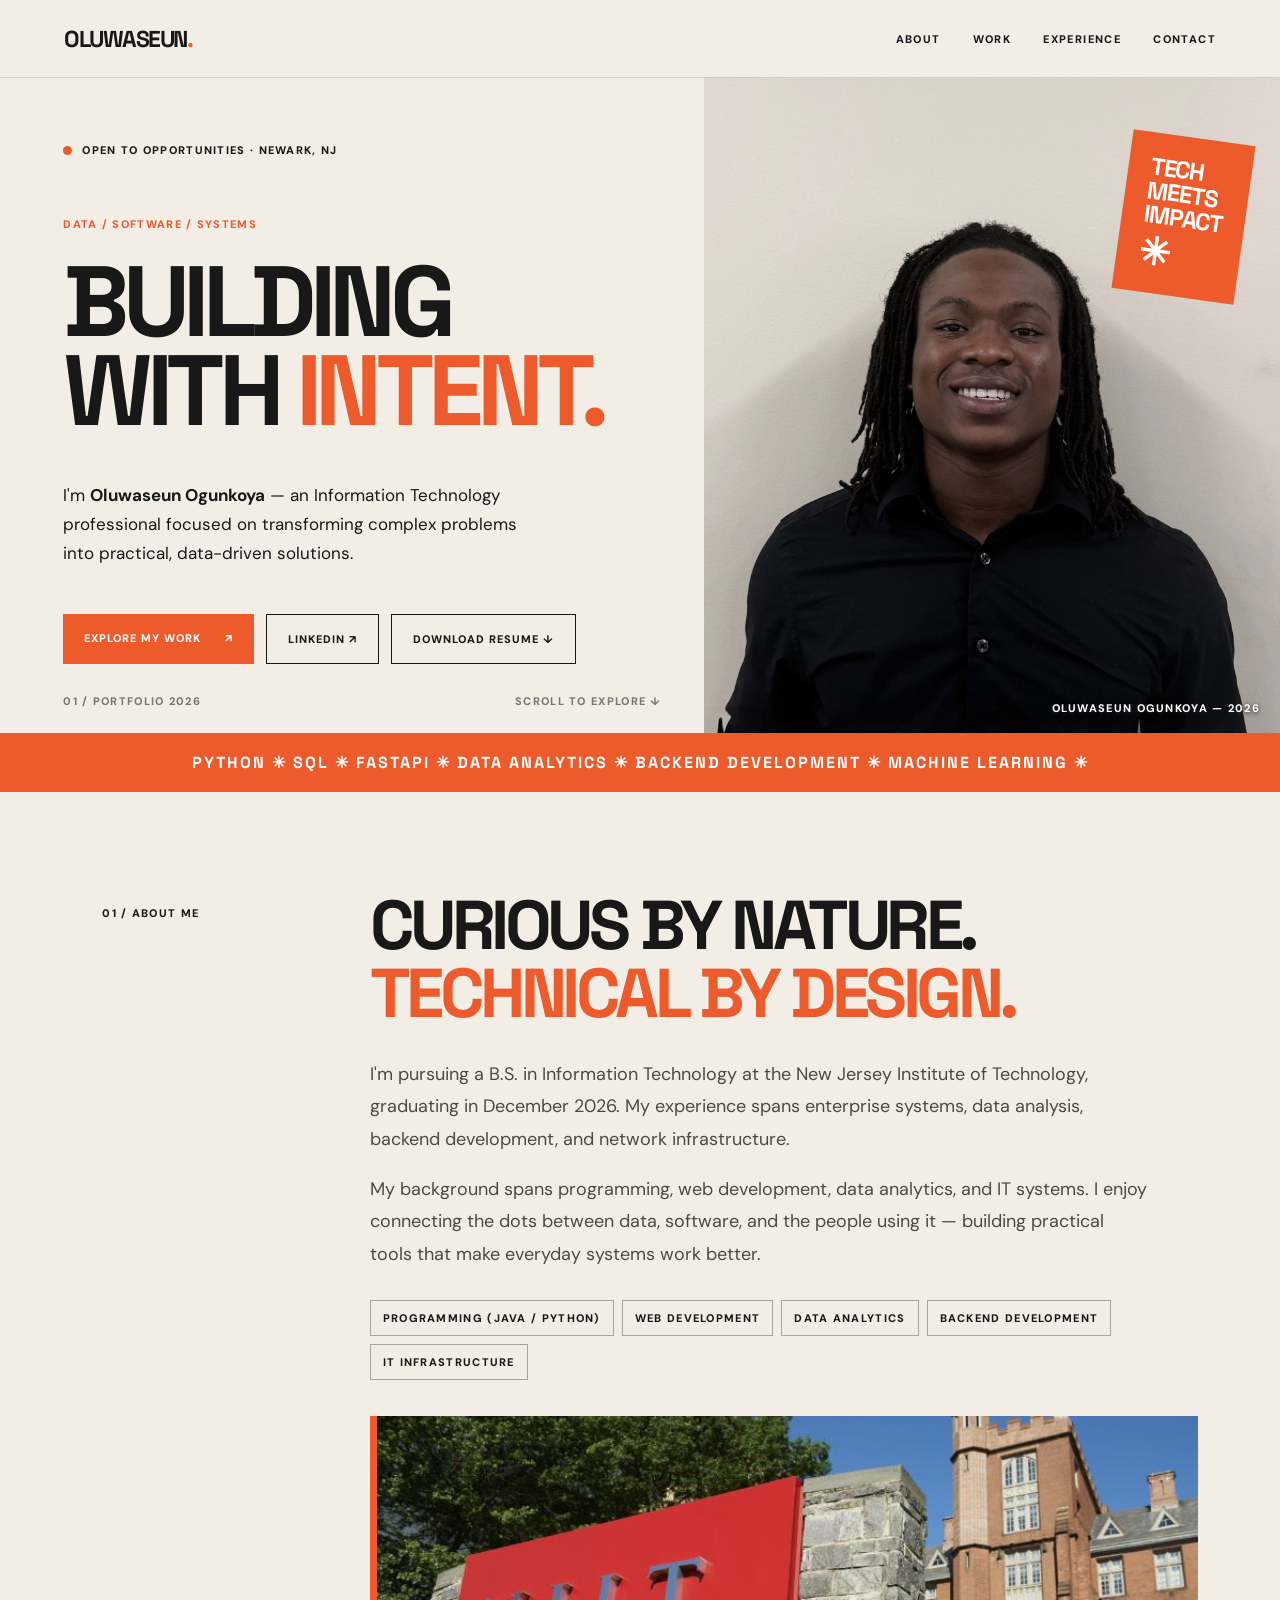
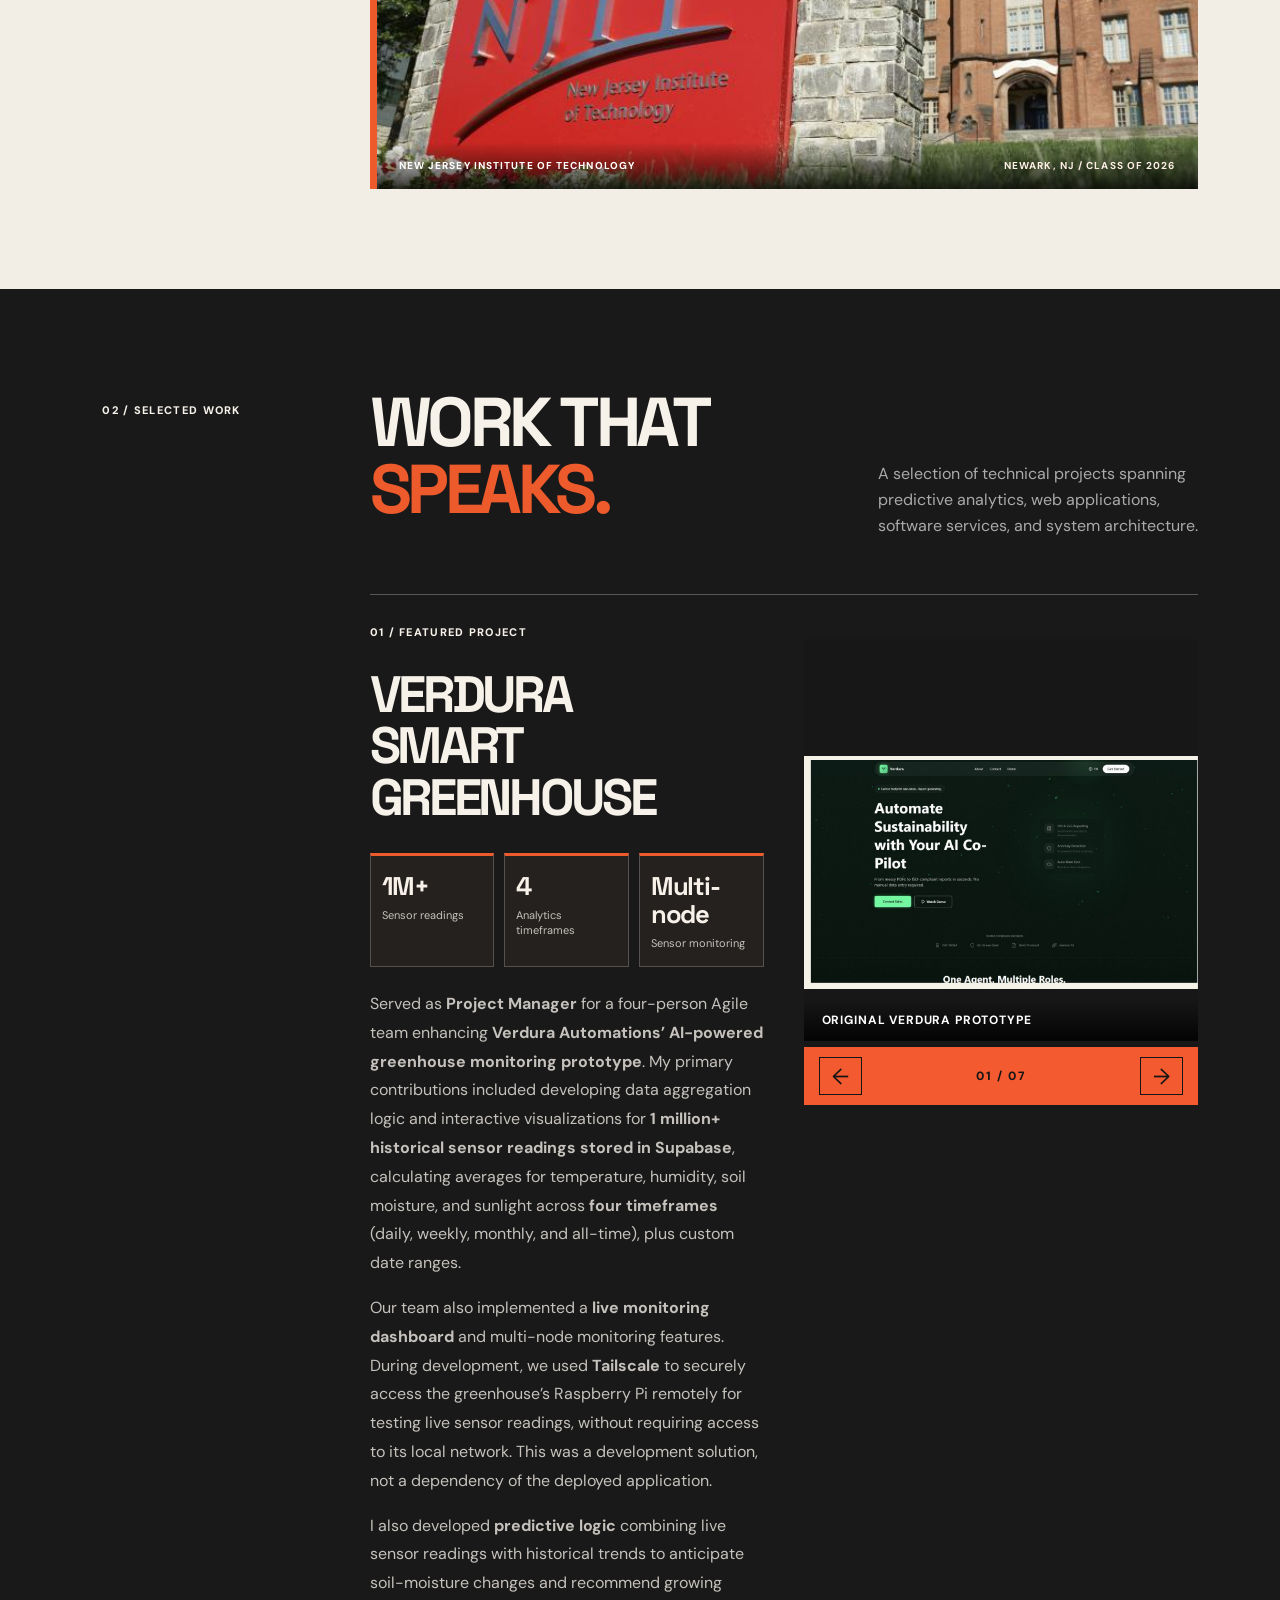
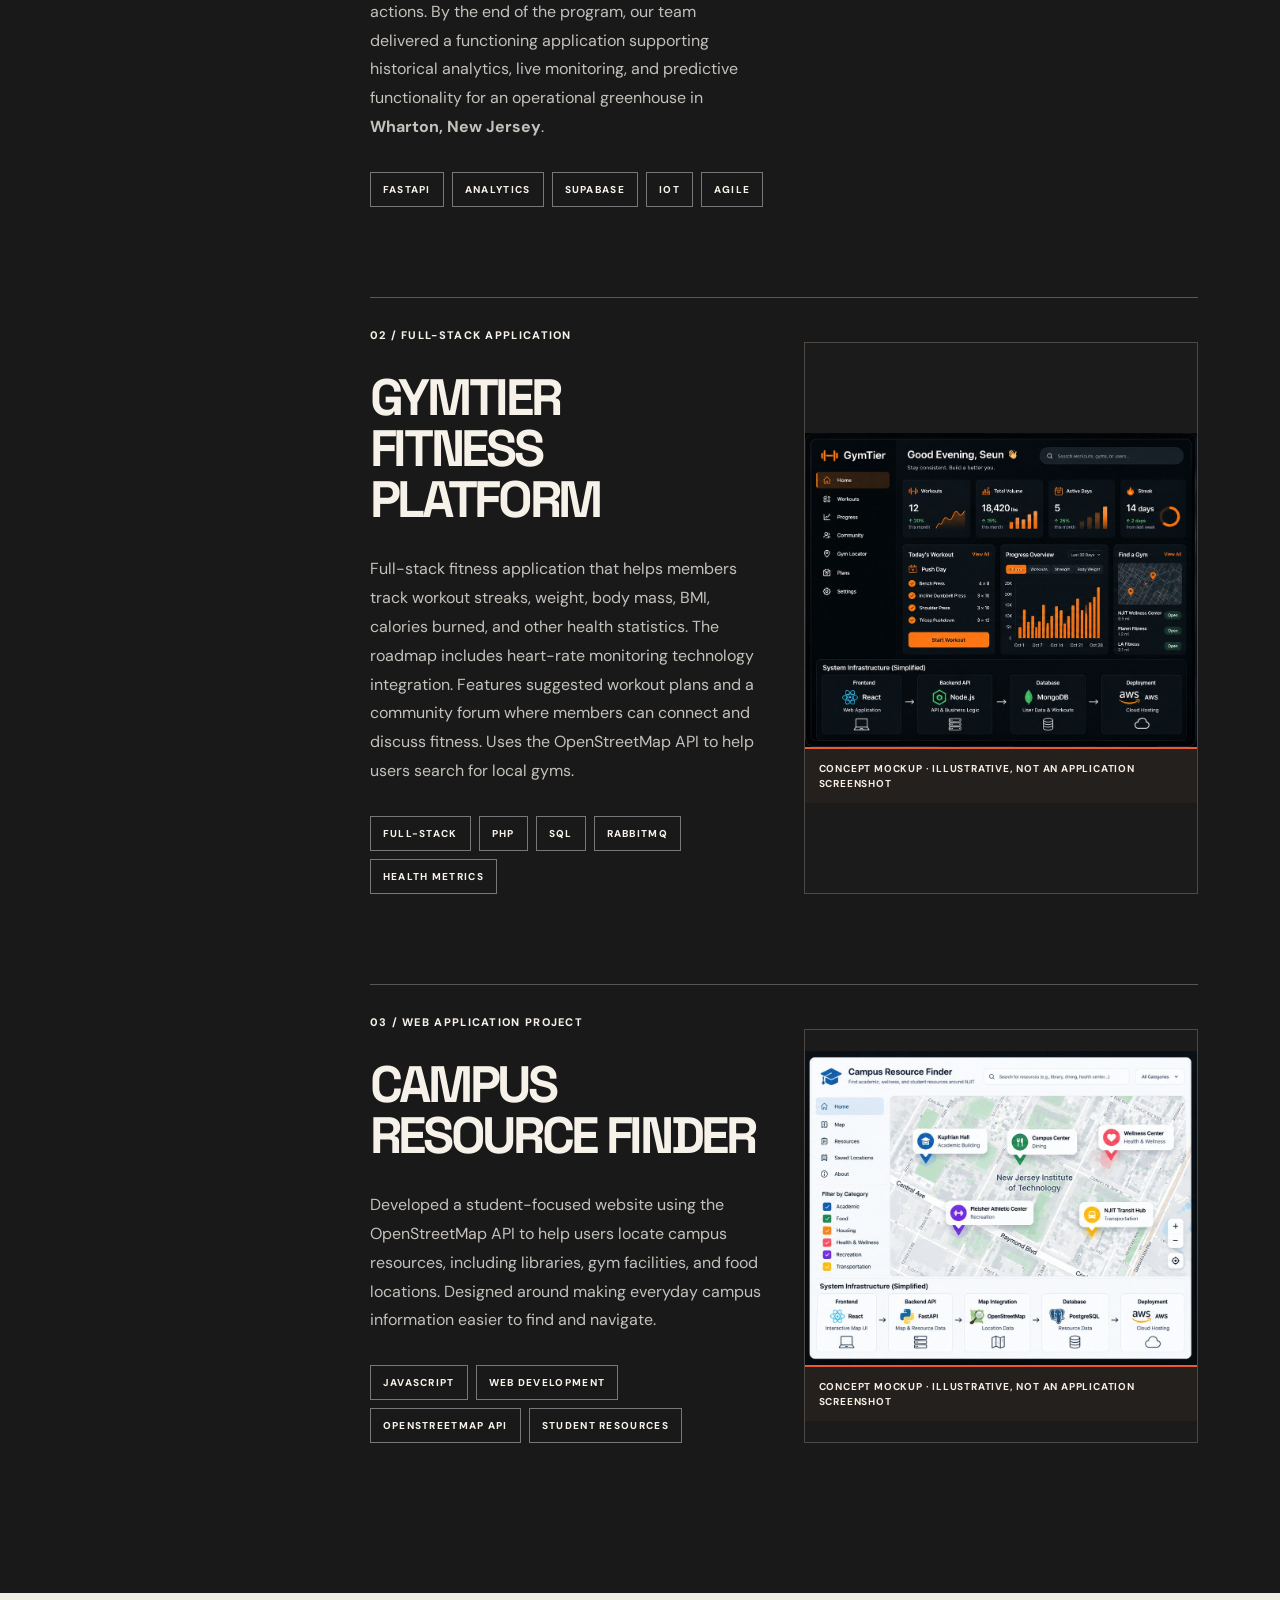
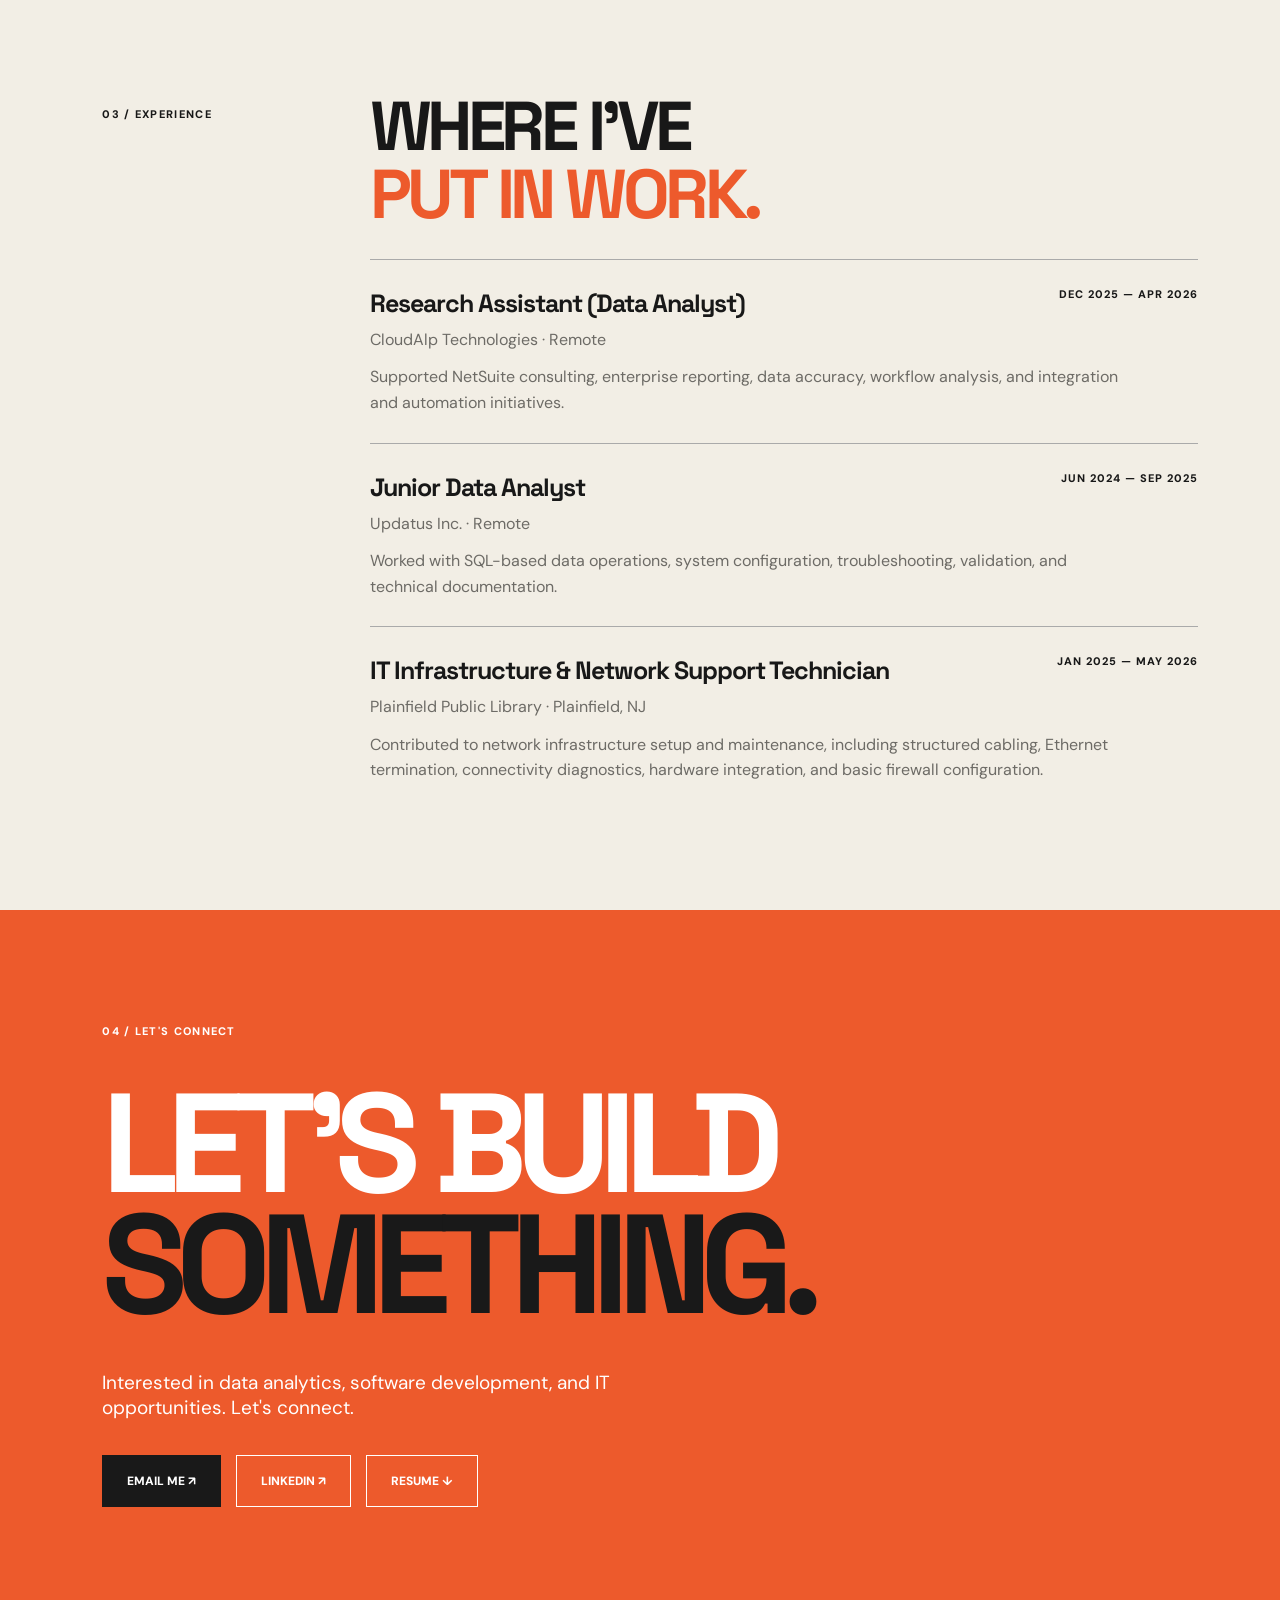
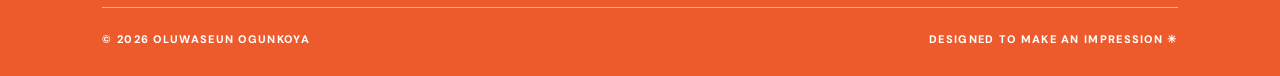
<file: index.html>
<!DOCTYPE html>
<html lang="en"><head><meta charset="utf-8"/><meta content="width=device-width,initial-scale=1" name="viewport"/><meta content="Oluwaseun Ogunkoya — data analytics, software development, and IT portfolio." name="description"/><title>Oluwaseun Ogunkoya | Portfolio</title><link href="styles.css" rel="stylesheet"/></head><body><header class="nav"><a class="wordmark" href="#top">OLUWASEUN<span>.</span></a><nav><a href="#about">ABOUT</a><a href="#work">WORK</a><a href="#experience">EXPERIENCE</a><a href="#contact">CONTACT</a></nav></header><main id="top"><section class="hero"><div class="hero-copy"><div class="eyebrow"><span class="dot"></span> OPEN TO OPPORTUNITIES · NEWARK, NJ</div><p class="small-kicker">DATA / SOFTWARE / SYSTEMS</p><h1>BUILDING<br/>WITH <em>INTENT.</em></h1><p class="hero-desc">I'm <strong>Oluwaseun Ogunkoya</strong> — an Information Technology professional focused on transforming complex problems into practical, data-driven solutions.</p><div class="actions"><a class="button primary" href="#work">EXPLORE MY WORK <span>↗</span></a><a class="button outline" href="https://www.linkedin.com/in/oluwaseun-ogunkoya-a186041b0/" rel="noopener noreferrer" target="_blank">LINKEDIN ↗</a><a class="button outline" download="Oluwaseun_Ogunkoya_Resume.pdf" href="assets/Oluwaseun_Ogunkoya_Resume.pdf" type="application/pdf">DOWNLOAD RESUME ↓</a></div><div class="hero-foot"><span>01 / PORTFOLIO 2026</span><span>SCROLL TO EXPLORE ↓</span></div></div><div class="portrait-panel"><img alt="Portrait of Oluwaseun Ogunkoya" src="assets/portrait.jpg"/><div class="photo-sticker">TECH<br/>MEETS<br/>IMPACT<span>✳</span></div><div class="photo-caption">OLUWASEUN OGUNKOYA — 2026</div></div></section><div class="ticker"><div>PYTHON ✳ SQL ✳ FASTAPI ✳ DATA ANALYTICS ✳ BACKEND DEVELOPMENT ✳ MACHINE LEARNING ✳</div></div><section class="section about" id="about"><div class="section-label">01 / ABOUT ME</div><div><h2>CURIOUS BY NATURE.<br/><span>TECHNICAL BY DESIGN.</span></h2><p>I'm pursuing a B.S. in Information Technology at the New Jersey Institute of Technology, graduating in December 2026. My experience spans enterprise systems, data analysis, backend development, and network infrastructure.</p><p>My background spans programming, web development, data analytics, and IT systems. I enjoy connecting the dots between data, software, and the people using it — building practical tools that make everyday systems work better.</p><div class="chips"><span>PROGRAMMING (JAVA / PYTHON)</span><span>WEB DEVELOPMENT</span><span>DATA ANALYTICS</span><span>BACKEND DEVELOPMENT</span><span>IT INFRASTRUCTURE</span></div><figure class="about-campus"><img alt="New Jersey Institute of Technology campus entrance and historic building" loading="lazy" src="assets/njit-campus.jpg"/><figcaption><span>NEW JERSEY INSTITUTE OF TECHNOLOGY</span><strong>NEWARK, NJ / CLASS OF 2026</strong></figcaption></figure></div></section><section class="section projects" id="work"><div class="section-label">02 / SELECTED WORK</div><div class="projects-content"><div class="section-heading"><h2>WORK THAT<br/><i>SPEAKS.</i></h2><p>A selection of technical projects spanning predictive analytics, web applications, software services, and system architecture.</p></div><article class="project featured"><div class="project-num">01 / FEATURED PROJECT</div><div class="project-body"><div><h3>VERDURA<br/>SMART GREENHOUSE</h3><div aria-label="Verdura project highlights" class="verdura-impact"><div class="impact-stat"><strong>1M+</strong><span>Sensor readings</span></div><div class="impact-stat"><strong>4</strong><span>Analytics timeframes</span></div><div class="impact-stat"><strong>Multi-node</strong><span>Sensor monitoring</span></div></div><p>Served as <strong>Project Manager</strong> for a four-person Agile team enhancing <strong>Verdura Automations’ AI-powered greenhouse monitoring prototype</strong>. My primary contributions included developing data aggregation logic and interactive visualizations for <strong>1 million+ historical sensor readings stored in Supabase</strong>, calculating averages for temperature, humidity, soil moisture, and sunlight across <strong>four timeframes</strong> (daily, weekly, monthly, and all-time), plus custom date ranges.</p><p>Our team also implemented a <strong>live monitoring dashboard</strong> and multi-node monitoring features. During development, we used <strong>Tailscale</strong> to securely access the greenhouse’s Raspberry Pi remotely for testing live sensor readings, without requiring access to its local network. This was a development solution, not a dependency of the deployed application.</p><p>I also developed <strong>predictive logic</strong> combining live sensor readings with historical trends to anticipate soil-moisture changes and recommend growing actions. By the end of the program, our team delivered a functioning application supporting historical analytics, live monitoring, and predictive functionality for an operational greenhouse in <strong>Wharton, New Jersey</strong>.</p><div class="tags"><span>FASTAPI</span><span>ANALYTICS</span><span>SUPABASE</span><span>IOT</span><span>AGILE</span></div></div><div aria-label="Verdura project gallery" class="verdura-gallery"><figure class="verdura-slide active" data-index="0"><img alt="Original Verdura prototype" loading="eager" src="assets/verdura-prototype.jpg"/><figcaption>Original Verdura prototype</figcaption></figure><figure class="verdura-slide" data-index="1"><img alt="Physical greenhouse and strawberry crop" loading="lazy" src="assets/verdura-greenhouse.jpg"/><figcaption>Physical greenhouse and strawberry crop</figcaption></figure><figure class="verdura-slide" data-index="2"><img alt="System architecture" loading="lazy" src="assets/verdura-architecture.jpg"/><figcaption>System architecture</figcaption></figure><figure class="verdura-slide" data-index="3"><img alt="Feature-driven design" loading="lazy" src="assets/verdura-features.jpg"/><figcaption>Feature-driven design</figcaption></figure><figure class="verdura-slide" data-index="4"><img alt="Completed dashboard and live telemetry" loading="lazy" src="assets/verdura-dashboard.jpg"/><figcaption>Completed dashboard and live telemetry</figcaption></figure><figure class="verdura-slide" data-index="5"><img alt="Mobile experience and monitoring" loading="lazy" src="assets/verdura-mobile.jpg"/><figcaption>Mobile experience and monitoring</figcaption></figure><figure class="verdura-slide" data-index="6"><video aria-label="Verdura application demonstration" controls="" muted="" playsinline="" preload="metadata"><source src="assets/verdura-demo-muted.mp4" type="video/mp4"/>Your browser does not support this video.</video><figcaption>Verdura application demonstration · muted</figcaption></figure><div class="gallery-controls"><button aria-label="Previous gallery item" class="gallery-prev" type="button">←</button><span aria-live="polite" class="gallery-count">01 / 07</span><button aria-label="Next gallery item" class="gallery-next" type="button">→</button></div></div></div></article><article class="project secondary"><div class="project-num">02 / FULL-STACK APPLICATION</div><div class="project-body"><div><h3>GYMTIER<br/>FITNESS PLATFORM</h3><p>Full-stack fitness application that helps members track workout streaks, weight, body mass, BMI, calories burned, and other health statistics. The roadmap includes heart-rate monitoring technology integration. Features suggested workout plans and a community forum where members can connect and discuss fitness. Uses the OpenStreetMap API to help users search for local gyms.</p><div class="tags"><span>FULL-STACK</span><span>PHP</span><span>SQL</span><span>RABBITMQ</span><span>HEALTH METRICS</span></div></div><figure class="project-concept"><img alt="GymTier illustrative concept mockup showing a fitness dashboard and simplified architecture" loading="lazy" src="assets/gymtier-concept.jpg"/><figcaption>CONCEPT MOCKUP · ILLUSTRATIVE, NOT AN APPLICATION SCREENSHOT</figcaption></figure></div></article><article class="project secondary"><div class="project-num">03 / WEB APPLICATION PROJECT</div><div class="project-body"><div><h3>CAMPUS<br/>RESOURCE FINDER</h3><p>Developed a student-focused website using the OpenStreetMap API to help users locate campus resources, including libraries, gym facilities, and food locations. Designed around making everyday campus information easier to find and navigate.</p><div class="tags"><span>JAVASCRIPT</span><span>WEB DEVELOPMENT</span><span>OPENSTREETMAP API</span><span>STUDENT RESOURCES</span></div></div><figure class="project-concept"><img alt="Campus Resource Finder illustrative concept mockup showing a campus resource map and simplified architecture" loading="lazy" src="assets/campus-resource-concept.jpg"/><figcaption>CONCEPT MOCKUP · ILLUSTRATIVE, NOT AN APPLICATION SCREENSHOT</figcaption></figure></div></article></div></section><section class="section experience" id="experience"><div class="section-label">03 / EXPERIENCE</div><div><h2>WHERE I'VE<br/><i>PUT IN WORK.</i></h2><div class="job"><div><h3>Research Assistant (Data Analyst)</h3><p>CloudAlp Technologies · Remote</p></div><time>DEC 2025 — APR 2026</time><p>Supported NetSuite consulting, enterprise reporting, data accuracy, workflow analysis, and integration and automation initiatives.</p></div><div class="job"><div><h3>Junior Data Analyst</h3><p>Updatus Inc. · Remote</p></div><time>JUN 2024 — SEP 2025</time><p>Worked with SQL-based data operations, system configuration, troubleshooting, validation, and technical documentation.</p></div><div class="job"><div><h3>IT Infrastructure &amp; Network Support Technician</h3><p>Plainfield Public Library · Plainfield, NJ</p></div><time>JAN 2025 — MAY 2026</time><p>Contributed to network infrastructure setup and maintenance, including structured cabling, Ethernet termination, connectivity diagnostics, hardware integration, and basic firewall configuration.</p></div></div></section><section class="contact" id="contact"><div class="section-label">04 / LET'S CONNECT</div><h2>LET'S BUILD<br/><em>SOMETHING.</em></h2><p>Interested in data analytics, software development, and IT opportunities. Let's connect.</p><div class="contact-links"><a href="mailto:azeemaogunkoya777@gmail.com">EMAIL ME ↗</a><a href="https://www.linkedin.com/in/oluwaseun-ogunkoya-a186041b0/" rel="noopener noreferrer" target="_blank">LINKEDIN ↗</a><a download="Oluwaseun_Ogunkoya_Resume.pdf" href="assets/Oluwaseun_Ogunkoya_Resume.pdf">RESUME ↓</a></div><footer><span>© 2026 OLUWASEUN OGUNKOYA</span><span>DESIGNED TO MAKE AN IMPRESSION ✳</span></footer></section></main><script src="script.js"></script></body></html>
</file>
<file: styles.css>
@import url('https://fonts.googleapis.com/css2?family=DM+Sans:wght@400;500;600;700;800&family=Space+Grotesk:wght@400;500;600;700&display=swap');:root{--ink:#181818;--paper:#f2eee5;--orange:#ed5a2c}*{box-sizing:border-box}html{scroll-behavior:smooth}body{margin:0;background:var(--paper);color:var(--ink);font-family:'DM Sans',Arial,sans-serif}a{color:inherit;text-decoration:none}.nav{height:78px;padding:0 5%;display:flex;align-items:center;justify-content:space-between;border-bottom:1px solid #d4cec2}.wordmark{font-family:'Space Grotesk';font-weight:700;font-size:23px;letter-spacing:-1.5px}.wordmark span{color:var(--orange)}nav{display:flex;gap:32px}nav a,.nav-github{font-size:11px;letter-spacing:1.4px;font-weight:800}.nav-github{border:1px solid var(--ink);padding:12px 18px}.hero{min-height:650px;display:grid;grid-template-columns:1.1fr .9fr}.hero-copy{padding:65px 6% 25px 9%;display:flex;flex-direction:column}.eyebrow,.small-kicker,.section-label,.hero-foot,.photo-caption,.project-num,.tags,.chips,.project-note,footer{font-size:11px;letter-spacing:1.3px;font-weight:800}.eyebrow{display:flex;align-items:center;gap:10px}.dot{height:9px;width:9px;border-radius:50%;background:var(--orange)}.small-kicker{margin-top:60px;color:var(--orange)}h1,h2,h3{font-family:'Space Grotesk',Arial,sans-serif;letter-spacing:-.065em}h1{font-size:clamp(66px,7.8vw,135px);line-height:.89;margin:16px 0 28px;font-weight:700}h1 em,.contact em{color:var(--orange);font-style:normal}.hero-desc{max-width:470px;font-size:17px;line-height:1.7}.actions{display:flex;gap:12px;margin:30px 0}.button{padding:17px 21px;font-size:11px;font-weight:800;letter-spacing:1px;display:inline-flex;gap:24px}.primary{background:var(--orange);color:#fff}.outline{border:1px solid var(--ink)}.hero-foot{margin-top:auto;display:flex;justify-content:space-between;color:#777}.portrait-panel{position:relative;min-height:650px;overflow:hidden;background:#d6cabc}.portrait-panel img{width:100%;height:100%;position:absolute;object-fit:cover;object-position:center 37%;filter:saturate(.86)}.photo-sticker{position:absolute;right:6%;top:9%;background:var(--orange);color:#fff;padding:22px;transform:rotate(8deg);font:800 24px/1 'Space Grotesk';letter-spacing:-1px}.photo-sticker span{display:block;font-size:38px;margin-top:6px}.photo-caption{position:absolute;bottom:18px;right:20px;color:white;text-shadow:0 1px 4px #222}.ticker{overflow:hidden;background:var(--orange);color:#fff;padding:19px 0;white-space:nowrap;font:800 16px 'Space Grotesk';letter-spacing:2px;text-align:center}.section{padding:100px 8%;display:grid;grid-template-columns:23% 77%;gap:20px}.section-label{padding-top:14px}.section h2{font-size:clamp(45px,5.4vw,83px);line-height:.98;margin:0 0 30px}.section h2 span,.section h2 i{color:var(--orange);font-style:normal}.about p{max-width:780px;font-size:18px;line-height:1.8;color:#4c4a45}.chips,.tags{display:flex;flex-wrap:wrap;gap:8px;margin-top:30px}.chips span,.tags span{border:1px solid #aaa49a;padding:10px 12px}.projects{background:#191919;color:#f6f1e9}.section-heading{display:flex;align-items:end;justify-content:space-between;gap:30px}.section-heading p{max-width:320px;color:#aaa;line-height:1.6}.project{border-top:1px solid #565656;padding:30px 0 50px;margin-top:40px}.project-body{display:grid;grid-template-columns:1fr 1fr;gap:40px}.project h3{font-size:clamp(34px,4vw,65px);line-height:1;margin:30px 0}.project p{color:#c5c1bc;line-height:1.8;max-width:510px}.tags span{font-size:10px;border-color:#777}.project-art{background:#ed5a2c;min-height:330px;position:relative;overflow:hidden;display:flex;align-items:center;justify-content:center}.art-grid{position:absolute;inset:0;background-image:linear-gradient(#ffffff24 1px,transparent 1px),linear-gradient(90deg,#ffffff24 1px,transparent 1px);background-size:28px 28px;transform:rotate(-12deg) scale(1.3)}.art-number{font:800 clamp(90px,11vw,180px) 'Space Grotesk';letter-spacing:-.1em;color:#191919;position:relative}.art-number span{color:#fff}.art-text{position:absolute;bottom:22px;left:25px;font-size:12px;font-weight:800;letter-spacing:2px}.project-art.second{background:#d5d0c5;color:#171717}.project-note{color:#aaa}.project-note a{color:#f47a50;text-decoration:underline}.experience .job{border-top:1px solid #aaa;padding:27px 0;display:grid;grid-template-columns:1fr auto;gap:12px}.job h3{font-size:25px;letter-spacing:-1px;margin:0 0 8px}.job p{margin:0;color:#6d6b66;line-height:1.6}.job>p{grid-column:1/-1;max-width:760px}.job time{font-size:11px;font-weight:800;letter-spacing:1px}.contact{background:#ed5a2c;color:#fff;padding:100px 8% 30px}.contact h2{font:700 clamp(70px,11vw,170px)/.86 'Space Grotesk';letter-spacing:-.08em;margin:45px 0}.contact em{color:#191919}.contact p{font-size:19px;max-width:550px}.contact-links{display:flex;gap:15px;margin:35px 0 100px}.contact-links a{border:1px solid #fff;padding:17px 24px;font-size:12px;font-weight:800}.contact-links a:first-child{background:#191919;border-color:#191919}footer{border-top:1px solid #ffffff80;padding-top:24px;display:flex;justify-content:space-between}@media(max-width:850px){.nav{padding:0 5%;height:66px}nav{display:none}.hero{grid-template-columns:1fr}.hero-copy{padding:45px 6% 25px;min-height:570px}.portrait-panel{min-height:500px}.section{grid-template-columns:1fr;padding:65px 6%;gap:25px}.project-body{grid-template-columns:1fr}.section-heading{display:block}.section-heading p{max-width:600px}.contact{padding:65px 6% 25px}}@media(max-width:480px){h1{font-size:65px}.hero-copy{min-height:560px}.hero-desc{font-size:15px}.actions{flex-wrap:wrap}.photo-sticker{font-size:19px}.portrait-panel{min-height:420px}.section h2{font-size:43px}.contact h2{font-size:65px}.job{grid-template-columns:1fr!important}.job time{grid-column:1}.contact-links{flex-wrap:wrap}footer{gap:20px;flex-direction:column}}

/* Verdura project gallery */
.verdura-gallery{position:relative;min-width:0;aspect-ratio:0.845;background:#f45a30;overflow:hidden}.verdura-slide{position:absolute;inset:0;margin:0;display:none;background:#171717}.verdura-slide.active{display:block}.verdura-slide img,.verdura-slide video{width:100%;height:100%;object-fit:contain;display:block;background:#171717}.verdura-slide figcaption{position:absolute;left:0;right:0;bottom:64px;padding:13px 18px;background:linear-gradient(transparent,rgba(0,0,0,.85));color:#fff;font-size:12px;font-weight:700;letter-spacing:.07em;text-transform:uppercase}.gallery-controls{position:absolute;bottom:0;left:0;right:0;display:flex;align-items:center;justify-content:space-between;background:#f45a30;color:#151515;padding:10px 15px;z-index:2}.gallery-controls button{border:1px solid #151515;background:transparent;color:#151515;font:inherit;font-size:22px;cursor:pointer;width:43px;height:38px}.gallery-controls button:hover{background:#151515;color:white}.gallery-count{font-size:12px;font-weight:800;letter-spacing:.13em}.verdura-slide video{padding-bottom:56px;box-sizing:border-box}.verdura-slide:has(video) figcaption{bottom:64px;pointer-events:none}

/* Editorial NJIT campus photograph within About Me */
.about-campus{margin:36px 0 0;position:relative;overflow:hidden;background:#d5d0c5;border-left:7px solid var(--orange);aspect-ratio:16/7.2}
.about-campus img{display:block;width:100%;height:100%;object-fit:cover;object-position:center 53%;transition:transform .55s ease}
.about-campus:hover img{transform:scale(1.035)}
.about-campus figcaption{position:absolute;bottom:0;left:0;right:0;display:flex;align-items:center;justify-content:space-between;gap:12px;padding:17px 22px;background:linear-gradient(transparent,rgba(0,0,0,.78));color:#fff;font-size:10px;letter-spacing:1.1px;font-weight:800}
.about-campus figcaption strong{color:#fff1e7;font-size:10px;white-space:nowrap}
@media(max-width:600px){.about-campus{aspect-ratio:4/3}.about-campus figcaption{align-items:flex-start;flex-direction:column;gap:5px;padding:25px 14px 12px}}

/* Verdura impact metrics */
.verdura-impact{display:grid;grid-template-columns:repeat(3,minmax(0,1fr));gap:10px;margin:4px 0 23px;max-width:540px}
.impact-stat{border:1px solid #56514e;border-top:3px solid #ed5a2c;padding:16px 11px 15px;min-width:0;background:#24211f}
.impact-stat strong{display:block;color:#f7f1e9;font-family:'Space Grotesk',sans-serif;font-size:clamp(18px,2vw,30px);line-height:1.1;letter-spacing:-.05em;overflow-wrap:anywhere}
.impact-stat span{display:block;color:#c5c1bc;font-size:11px;line-height:1.35;margin-top:8px}
@media(max-width:480px){.verdura-impact{gap:6px}.impact-stat{padding:12px 7px}.impact-stat strong{font-size:clamp(15px,5vw,24px)}.impact-stat span{font-size:10px}}

/* Concept illustrations for projects still in development */
.project-concept{margin:0;min-width:0;position:relative;overflow:hidden;border:1px solid #4d4844;background:#1b1b1b;align-self:stretch;display:flex;flex-direction:column;justify-content:center}
.project-concept img{display:block;width:100%;height:auto;max-height:460px;object-fit:contain;transition:transform .35s ease}
.project-concept:hover img{transform:scale(1.015)}
.project-concept figcaption{font-size:10px;letter-spacing:.08em;line-height:1.5;font-weight:700;color:#f8ede3;background:#24201e;padding:12px 14px;border-top:2px solid #ed5a2c}
</file>
